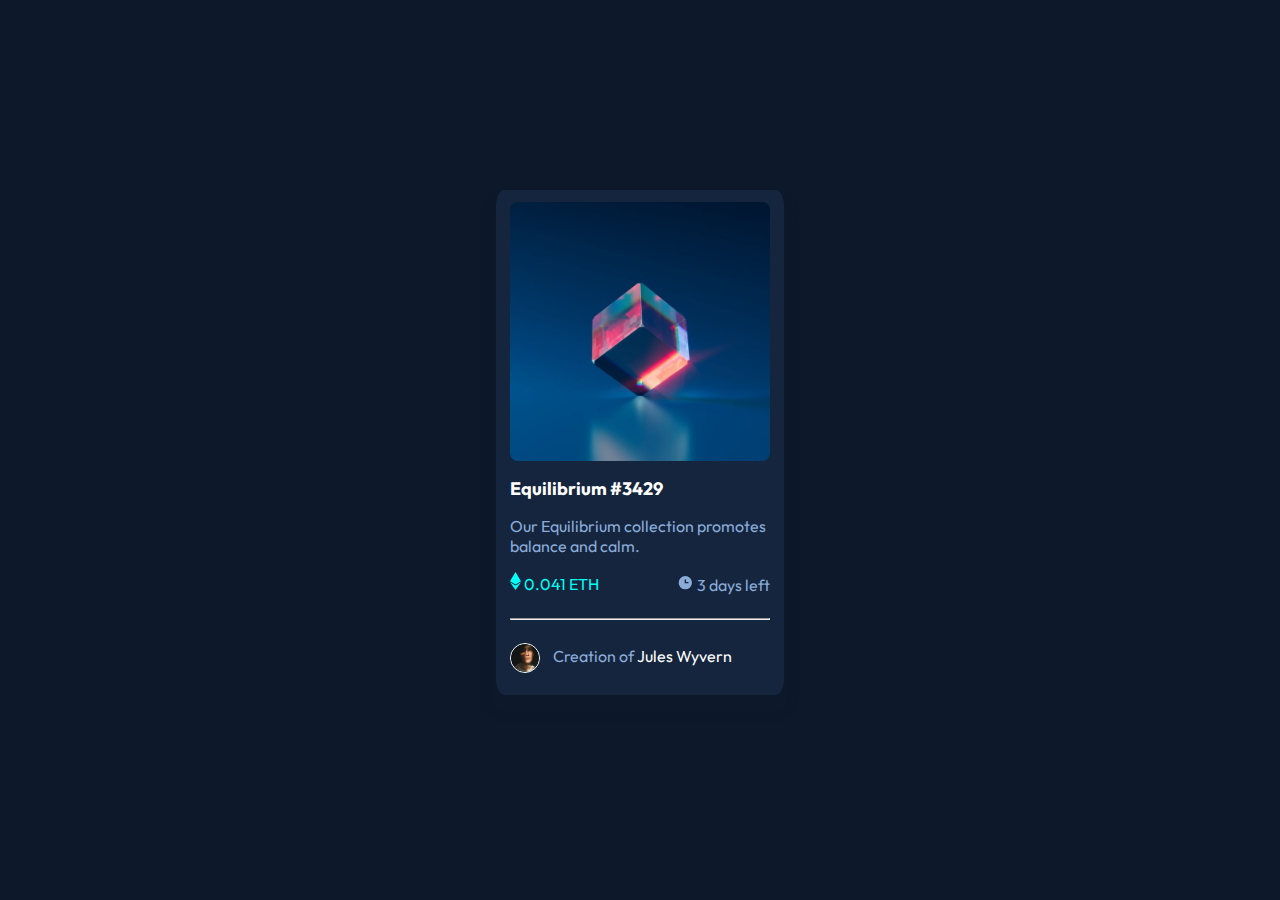
<file: nft-preview-card-component-main/index.html>
<!DOCTYPE html>
<html lang="en">
<head>
  <meta charset="UTF-8">
  <meta name="viewport" content="width=device-width, initial-scale=1.0"> <!-- displays site properly based on user's device -->

  <link rel="preconnect" href="https://fonts.googleapis.com">
  <link rel="preconnect" href="https://fonts.gstatic.com" crossorigin>
  <link href="https://fonts.googleapis.com/css2?family=Outfit:wght@300;400;600&display=swap" rel="stylesheet">
  <link rel="stylesheet" href="css/style.css">
  <link rel="icon" type="image/png" sizes="32x32" href="./images/favicon-32x32.png">
  
  <title>Frontend Mentor | NFT preview card component</title>
</head>
<body>
  <section class="card-review">
    <div role="img" class="main-image">
      <img src="images/image-equilibrium.jpg" alt="Equilibrium" id="equilibrium-img">
      <div class="hover-view"></div>
      <img src="images/icon-view.svg" alt="" class="view-img">
    </div>
    <div>
      <h1 class="main-title">Equilibrium #3429</h1>
    </div>
    <div class="main-description">
      <p>Our Equilibrium collection promotes balance and calm.</p>
    </div>
    <div>
      <div class="info">
        <img src="images/icon-ethereum.svg" alt="">
        <span class="ethereum-info">0.041 ETH</span>
      </div>
      <div class="time">
        <img src="images/icon-clock.svg" alt="">
        <span class="time-info">3 days left</span>
      </div>
      <hr>
      <div class="avatar">
        <img src="images/image-avatar.png" alt="" id="avatar-img">
        <div class="avatar-info">
          <p id="avatar-info--main">Creation of <span id="name-avatar">Jules Wyvern</span></p>
        </div>
      </div>
    </div>
  </section>
  <!-- 
    Challenge by <a href="https://www.frontendmentor.io?ref=challenge" target="_blank">Frontend Mentor</a>. 
    Coded by <a href="#">Your Name Here</a>. 
  -->
</body>
</html>
</file>
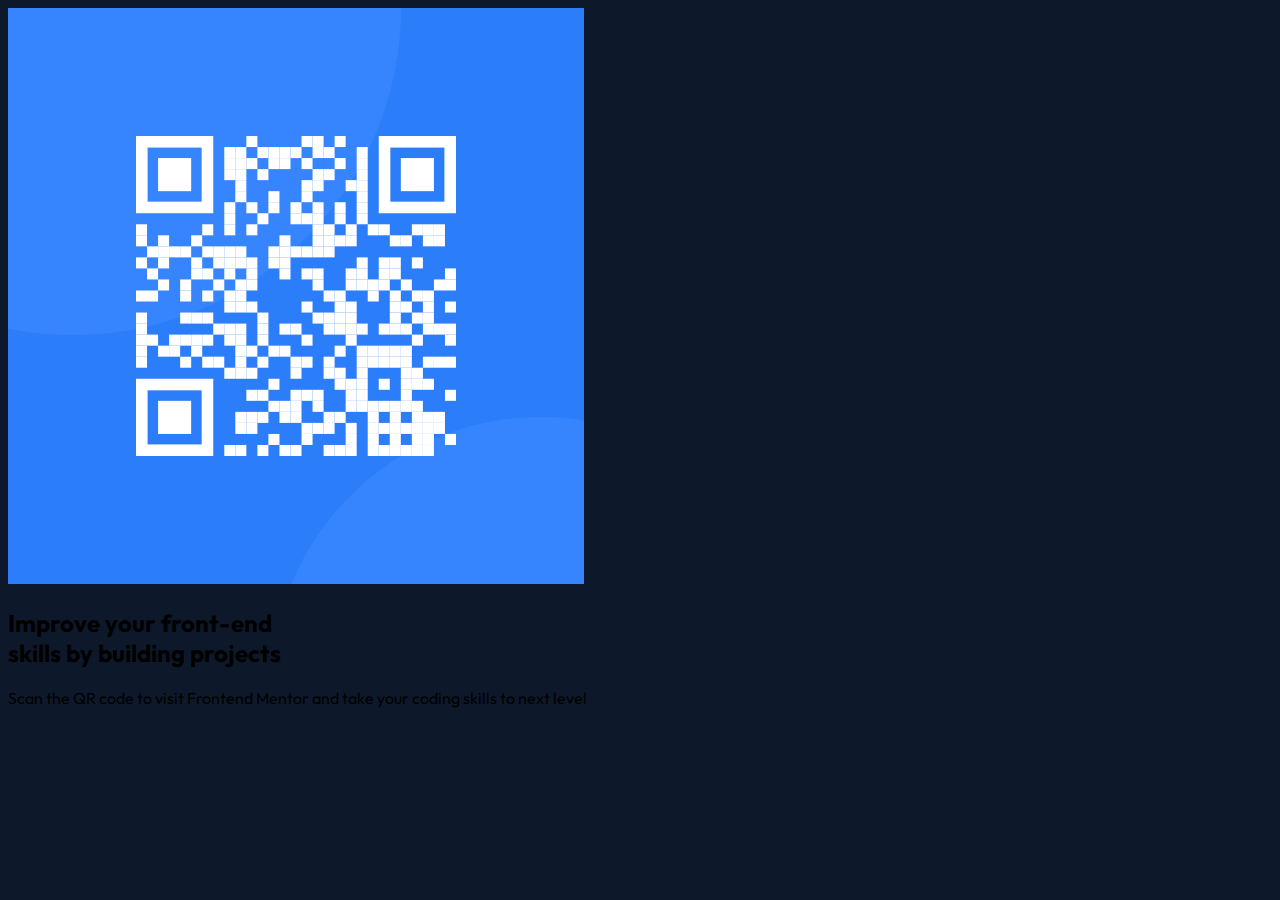
<file: qr-code-component-main/index.html>
<!DOCTYPE html>
<html lang="en">
<head>
  <meta charset="UTF-8">
  <meta name="viewport" content="width=device-width, initial-scale=1.0"> <!-- displays site properly based on user's device -->

  <link rel="icon" type="image/png" sizes="32x32" href="./images/favicon-32x32.png">
  <!-- Style file -->
  <link rel="preconnect" href="https://fonts.googleapis.com">
  <link rel="preconnect" href="https://fonts.gstatic.com" crossorigin>
  <link href="https://fonts.googleapis.com/css2?family=Outfit:wght@400;700&display=swap" rel="stylesheet">
  <link rel="stylesheet" href="css/style.css">
  
  <title>Frontend Mentor | QR code component</title>

  <!-- Feel free to remove these styles or customise in your own stylesheet 👍 -->
</head>
<body>

  <div class="QR-component">
    <img src="images/image-qr-code.png" alt="qr-image" class="QR-code">
    <h2>Improve your front-end <br> skills by building projects</h2>
    <p>Scan the QR code to visit Frontend Mentor and take your coding skills to next level</p>
  </div>
  
  <!-- <div class="attribution">
    Challenge by <a href="https://www.frontendmentor.io?ref=challenge" target="_blank">Frontend Mentor</a>. 
    Coded by <a href="#">Juan Duarte</a>.
  </div> -->
</body>
</html>
</file>
<file: nft-preview-card-component-main/css/style.css>
body {
    background-color:  hsl(217, 54%, 11%);
    font-family: 'Outfit', sans-serif;
    position: relative;
}

hr {
    color: hsl(0, 0%, 100%);
    margin: 8% 5%;
}


h1 {
    font-size: 18px;

    transition: .4s ease;
}

h1:hover {
    color: hsl(178, 100%, 50%);
}

p,span {
    font-size: 16px;
}



/* Card-reviwe section */

.card-review {
    background-color: hsl(216, 50%, 16%);
    border-radius: 3%;
    box-shadow: 0px 12px 4px 10px hsl(217, 54%, 11%);
    /* box-shadow: 0px 0px 30px 20px hsl(217, 54%, 11%); */
    margin: 15% auto;
    padding: 1% 0;
    width: 288px;
}

.main-image {
    height: 50%;
    margin: 0 auto;
    position: relative;
    width: 90%;
}

#equilibrium-img {
    border-radius: 3%;
    height: 100%;
    width: 100%;

    transition: .5s ease;
}

.hover-view {
    background-color: hsl(178, 100%, 50%);
    border-radius: 3%;
    opacity: 0;
    height: 259px;
    width: 259px;

    position: absolute;
    top: 0;
    transition: .5s ease;
}

.view-img {
    position: absolute;
    top: 40%;
    left: 40%;
    opacity: 0;
    z-index: 999;
    transition: .5s ease;
}

.main-image:hover .view-img{
    opacity: 1;
}

.main-image:hover .hover-view{
    opacity: .3;
}

.main-image:hover #equilibrium-img {
    opacity: .3;
}

.main-title {
    color: hsl(0, 0%, 100%);
    padding-left: 5%;
}

.main-description {
    color: hsl(215, 51%, 70%);
    padding-left: 5%;
}

.info {
    padding-left: 5%;
    float: left;
    width: 50%;
}

.ethereum-info {
    color: hsl(178, 100%, 50%);
}

.time {
    text-align: right;
    display: inline-block;
    vertical-align: middle;
    width: 40%;
}

.time-info {
    color: hsl(215, 51%, 70%);
    padding-bottom: 1%;
}

.avatar {
    padding-left: 5%;
}

#avatar-img {
    border: 1px solid hsl(0, 0%, 100%);
    border-radius: 100%;
    float: left;
    margin-right: 5%;
    width: 10%;
}

#avatar-info--main {
    color: hsl(215, 51%, 70%);
    padding-top: 1%;
}

#name-avatar {
    color: hsl(0, 0%, 100%);

    transition: .4s ease;
}

#name-avatar:hover {
    color: hsl(178, 100%, 50%);
}
</file>
<file: qr-code-component-main/css/style.css>
body {
    background-color:  hsl(217, 54%, 11%);
    font-family: 'Outfit', sans-serif;
    position: relative;
}

hr {
    color: hsl(0, 0%, 100%);
    margin: 8% 5%;
}


h1 {
    font-size: 18px;

    transition: .4s ease;
}

h1:hover {
    color: hsl(178, 100%, 50%);
}

p,span {
    font-size: 16px;
}



/* Card-reviwe section */

.card-review {
    background-color: hsl(216, 50%, 16%);
    border-radius: 3%;
    box-shadow: 0px 12px 4px 10px hsl(217, 54%, 11%);
    /* box-shadow: 0px 0px 30px 20px hsl(217, 54%, 11%); */
    margin: 15% auto;
    padding: 1% 0;
    width: 288px;
}

.main-image {
    height: 50%;
    margin: 0 auto;
    position: relative;
    width: 90%;
}

#equilibrium-img {
    border-radius: 3%;
    height: 100%;
    width: 100%;

    transition: .5s ease;
}

.hover-view {
    background-color: hsl(178, 100%, 50%);
    border-radius: 3%;
    opacity: 0;
    height: 259px;
    width: 259px;

    position: absolute;
    top: 0;
    transition: .5s ease;
}

.view-img {
    position: absolute;
    top: 40%;
    left: 40%;
    opacity: 0;
    z-index: 999;
    transition: .5s ease;
}

.main-image:hover .view-img{
    opacity: 1;
}

.main-image:hover .hover-view{
    opacity: .3;
}

.main-image:hover #equilibrium-img {
    opacity: .3;
}

.main-title {
    color: hsl(0, 0%, 100%);
    padding-left: 5%;
}

.main-description {
    color: hsl(215, 51%, 70%);
    padding-left: 5%;
}

.info {
    padding-left: 5%;
    float: left;
    width: 50%;
}

.ethereum-info {
    color: hsl(178, 100%, 50%);
}

.time {
    text-align: right;
    display: inline-block;
    vertical-align: middle;
    width: 40%;
}

.time-info {
    color: hsl(215, 51%, 70%);
    padding-bottom: 1%;
}

.avatar {
    padding-left: 5%;
}

#avatar-img {
    border: 1px solid hsl(0, 0%, 100%);
    border-radius: 100%;
    float: left;
    margin-right: 5%;
    width: 10%;
}

#avatar-info--main {
    color: hsl(215, 51%, 70%);
    padding-top: 1%;
}

#name-avatar {
    color: hsl(0, 0%, 100%);

    transition: .4s ease;
}

#name-avatar:hover {
    color: hsl(178, 100%, 50%);
}
</file>
